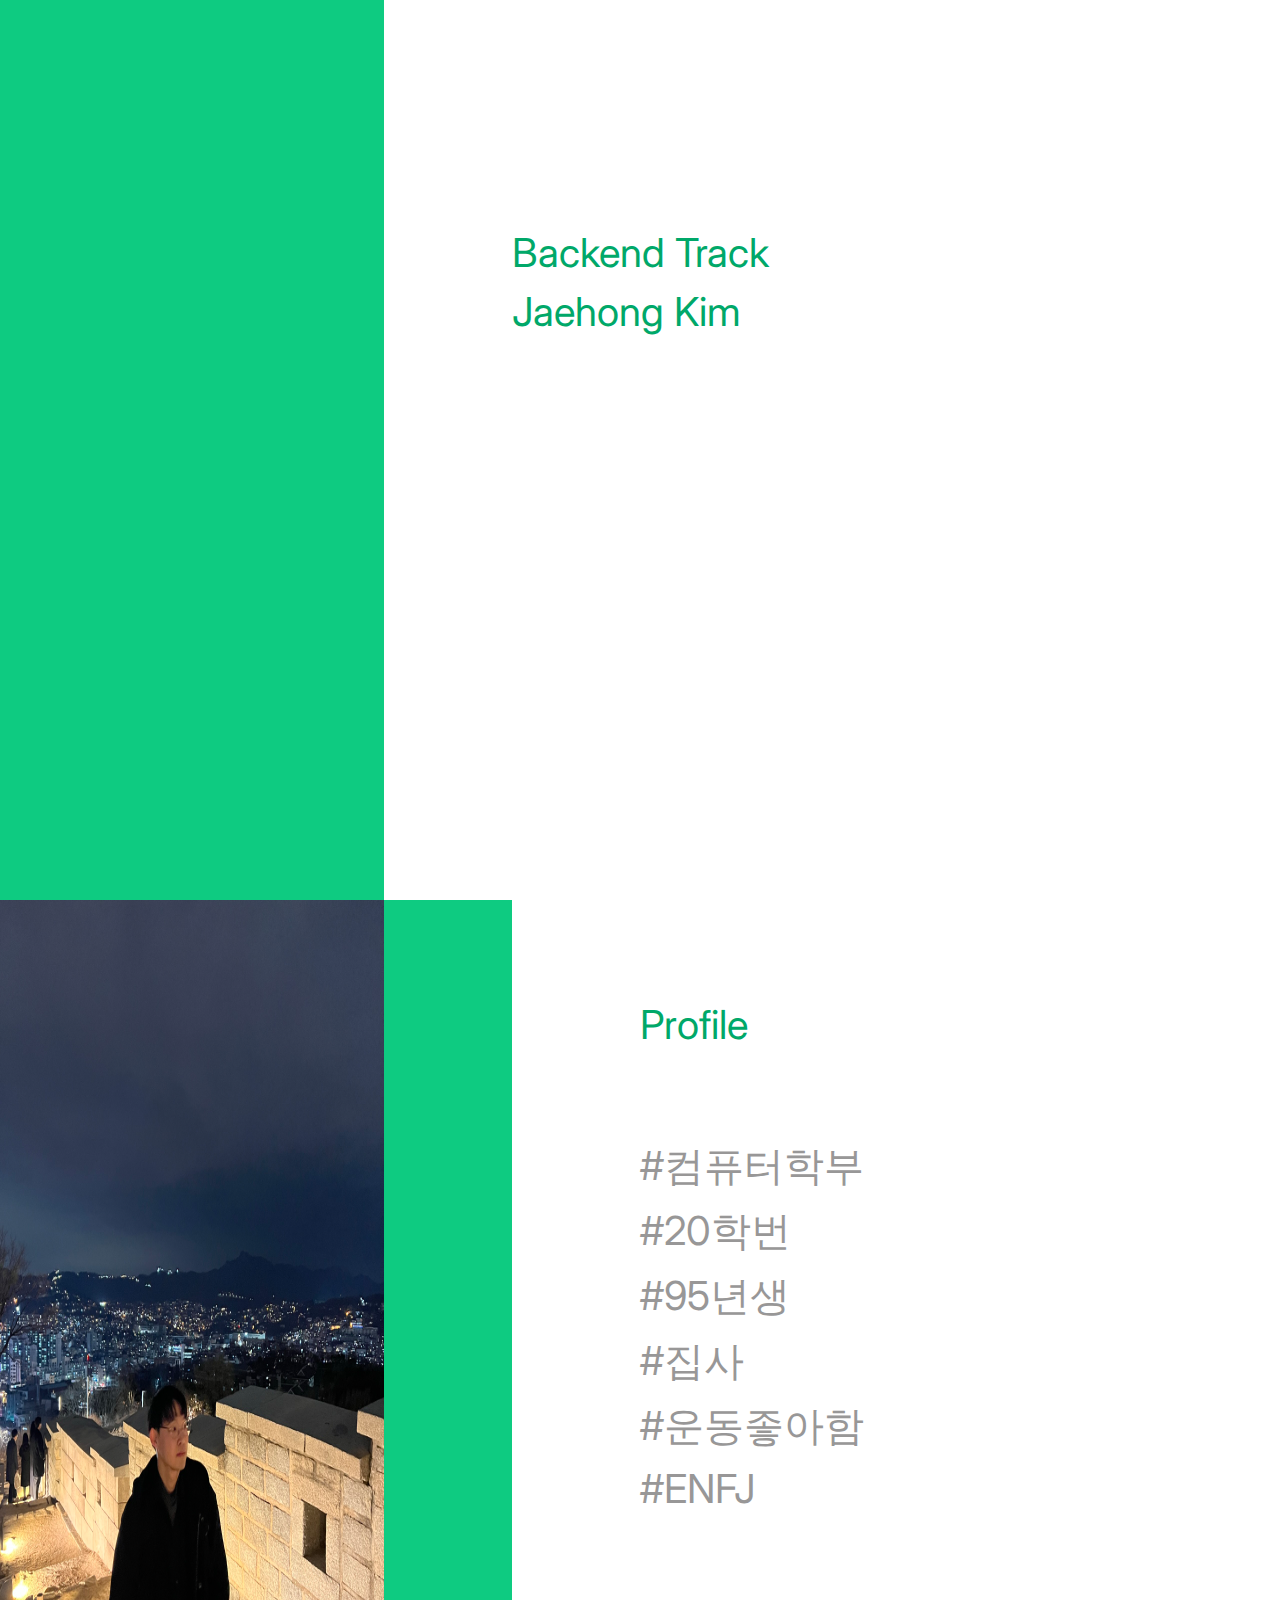
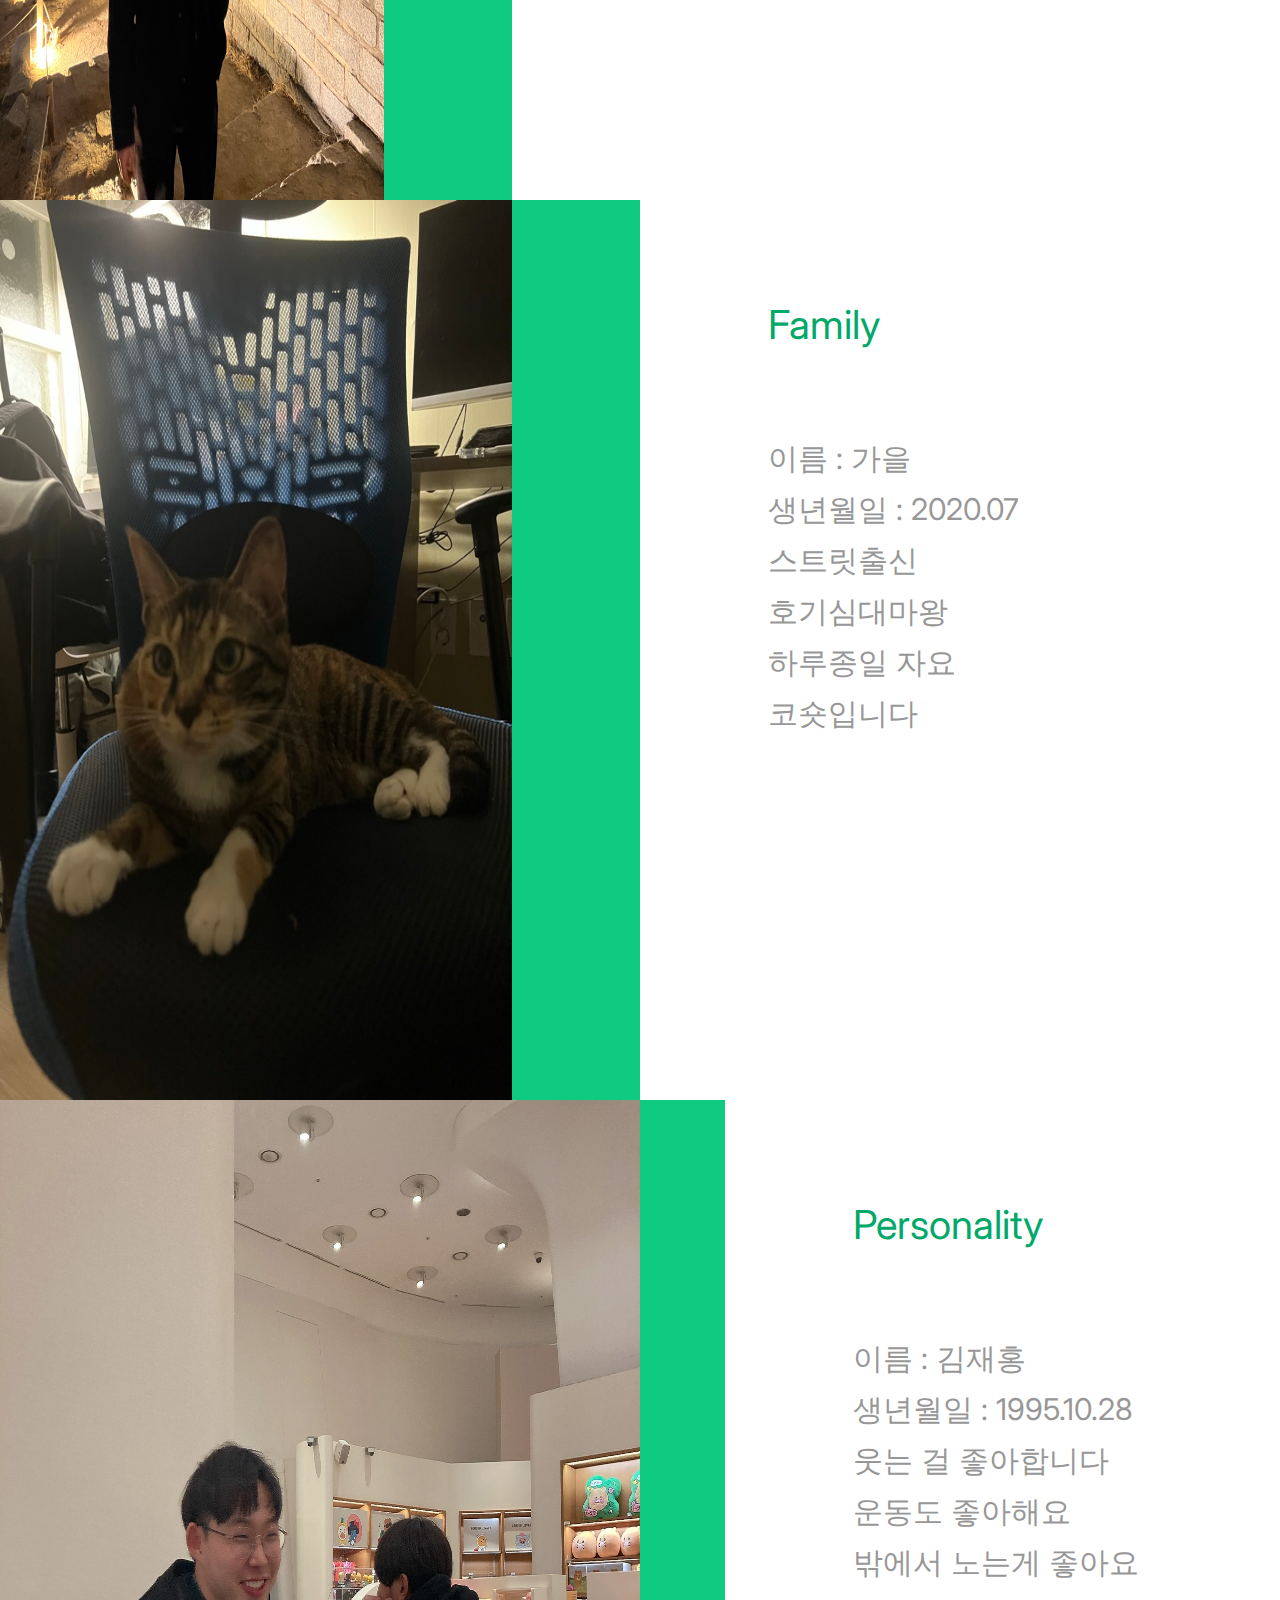
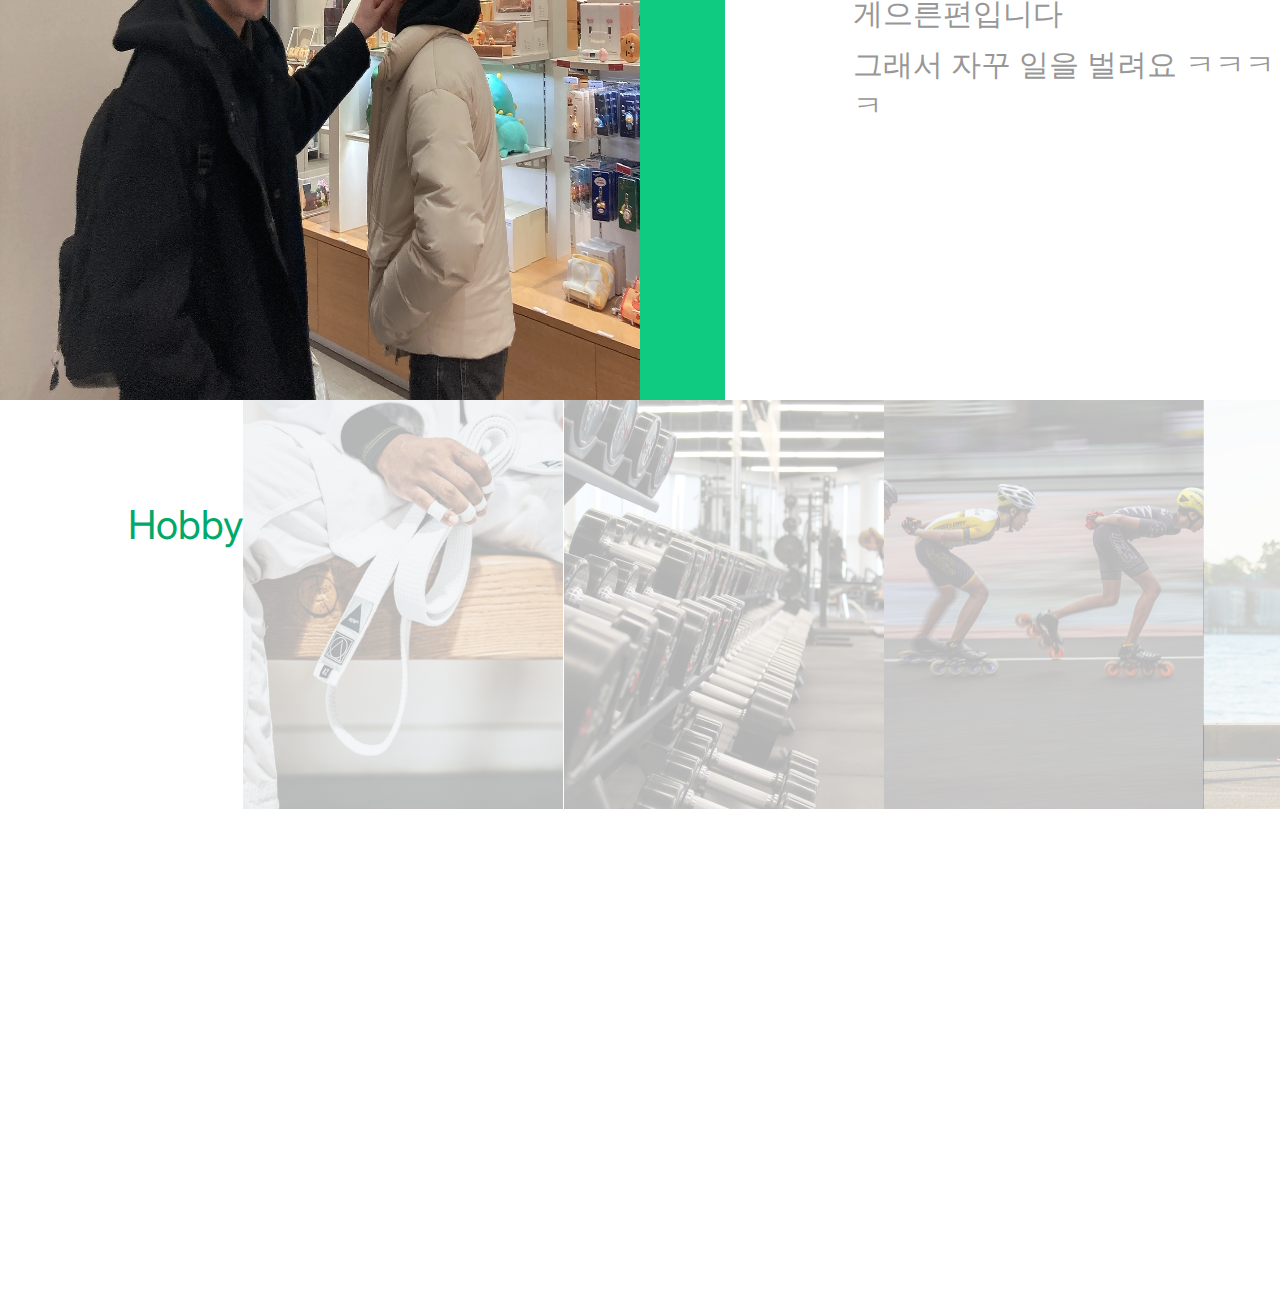
<file: myPage/index.html>
<!DOCTYPE html>
<html lang="en">
    <head>
        <meta charset="UTF-8" />
        <meta http-equiv="X-UA-Compatible" content="IE=edge" />
        <meta name="viewport" content="width=device-width, initial-scale=1.0" />
        <title>Document</title>
        <link rel="stylesheet" href="myPage.css" />
        <link rel="preconnect" href="https://fonts.googleapis.com" />
        <link rel="preconnect" href="https://fonts.gstatic.com" crossorigin />
        <link
            href="https://fonts.googleapis.com/css2?family=Inter:wght@800&display=swap"
            rel="stylesheet"
        />
    </head>
    <body>
        <div class="nav-wrpper"></div>
        <div class="first_contents">
            <div class="first_background"></div>
            <div class="subtitle first">
                <p></p>
                <p>Backend Track</p>
                <p>Jaehong Kim</p>
            </div>
        </div>
        <div class="second_contents">
            <div class="second_background"></div>
            <div class="subtitle">
                <p>Profile</p>
                <div class="profileContents">
                    <p>#컴퓨터학부</p>
                    <p>#20학번</p>
                    <p>#95년생</p>
                    <p>#집사</p>
                    <p>#운동좋아함</p>
                    <p>#ENFJ</p>
                </div>
            </div>
            <img src="per.jpeg" class="picture" />
        </div>
        <div class="third_contents">
            <div class="third_background"></div>
            <div class="subtitle">
                <p>Family</p>
                <div class="Contents">
                    <p>이름 : 가을</p>
                    <p>생년월일 : 2020.07</p>
                    <p>스트릿출신</p>
                    <p>호기심대마왕</p>
                    <p>하루종일 자요</p>
                    <p>코숏입니다</p>
                </div>
            </div>

            <div class="thirdBox">
                <div class="picBox">
                    <img class="picCat" src="go3.jpeg" />
                </div>
            </div>
        </div>
        <div class="forth_contents">
            <div class="forth_background"></div>
            <div class="subtitle">
                <p>Personality</p>
                <div class="Contents">
                    <p>이름 : 김재홍</p>
                    <p>생년월일 : 1995.10.28</p>
                    <p>웃는 걸 좋아합니다</p>
                    <p>운동도 좋아해요</p>
                    <p>밖에서 노는게 좋아요</p>
                    <p>게으른편입니다</p>
                    <p>그래서 자꾸 일을 벌려요 ㅋㅋㅋㅋ</p>
                </div>
            </div>
            <div class="thirdBox">
                <img class="picPer2" src="per2.jpeg" />
            </div>
        </div>
        <div class="fivth_contents">
            <div class="fivth_background"></div>
            <div class="subtitle">
                <p>Hobby</p>
            </div>
            <div class="hobbyImg">
                <img src="imggroup.png" />
            </div>
        </div>
    </body>
</html>
</file>
<file: myPage/myPage.css>
* {
    box-sizing: border-box;
    margin: 0;
    padding: 0;
}

.first_contents,
.second_contents,
.third_contents,
.forth_contents,
.fivth_contents {
    display: flex;
    justify-content: flex-start;
}
.first_background,
.second_background,
.third_background,
.forth_background,
.fivth_background {
    height: 100vh;
    width: 30%;
    background-color: #0ecb81;
}
.first {
    margin-top: 10%;
}
.subtitle {
    margin-left: 10%;
    padding-top: 10vh;
}

.subtitle p {
    font-size: 40px;
    color: #00a869;
    font-family: "Inter", sans-serif;
    margin-top: 10px;
    font-style: bold;
}
.first_background .subtitle {
    margin-top: 20vh;
}
.second_background {
    height: 100vh;
    width: 40%;
    background-color: #0ecb81;
}

.picture {
    width: 30vw;
    height: 100vh;
    position: absolute;
    margin-left: 0vw;
}
.profileContents,
.Contents {
    margin-top: 10vh;
}
.profileContents p {
    color: #989797;
}

.third_contents {
    position: relative;
}
.thirdBox {
    width: auto;
    height: 100vh;
    background-color: red;
    position: absolute;
}

.Contents p {
    color: #989797;
    font-size: 30px;
}

.picBox {
    display: flex;
    justify-content: flex-start;
}

.picCat {
    width: 40vw;
    height: 100vh;
}

.picPer2 {
    width: 50vw;
    height: 100vh;
}

.third_background {
    height: 100vh;
    width: 50%;
    background-color: #0ecb81;
}

.forth_background {
    height: 100vh;
    width: 60%;
    background-color: #0ecb81;
}

.fivth_background {
    height: 100vh;
    width: 70%;
    background-color: #0ecb81;
}
</file>
